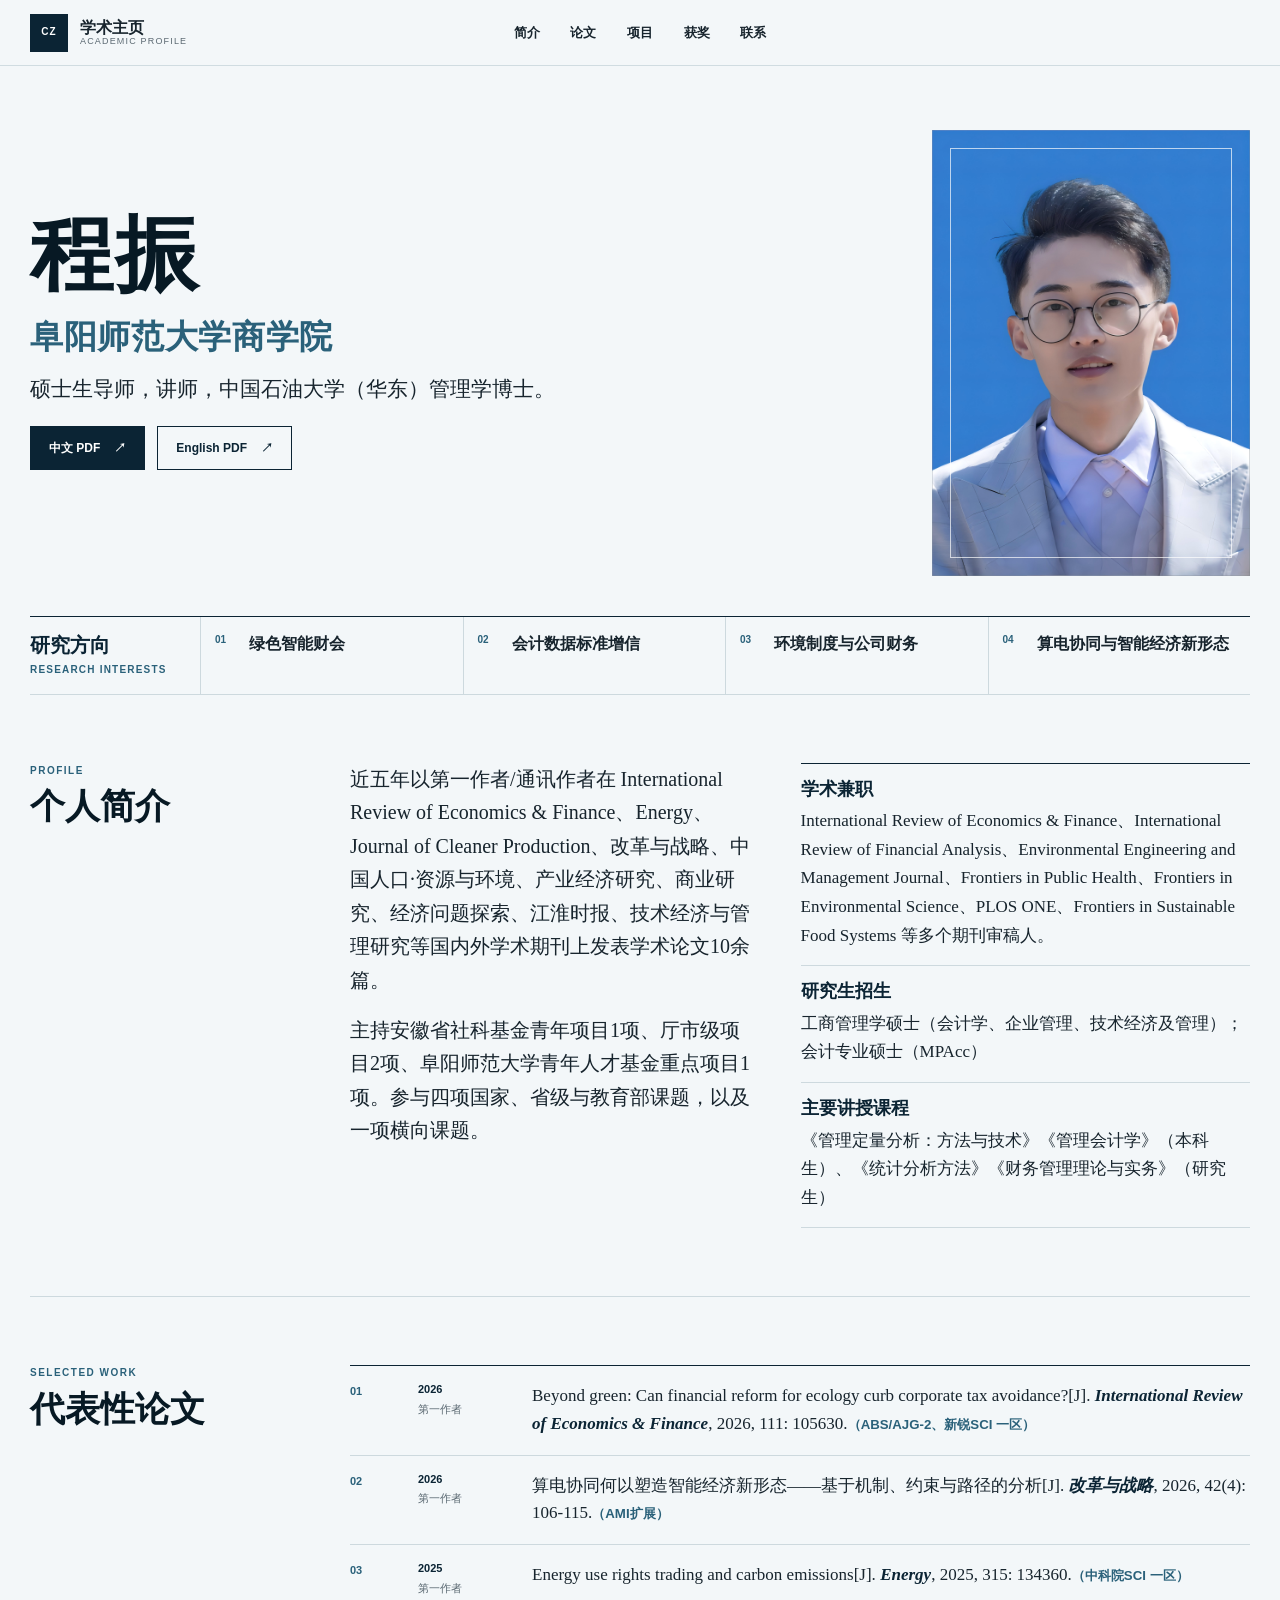
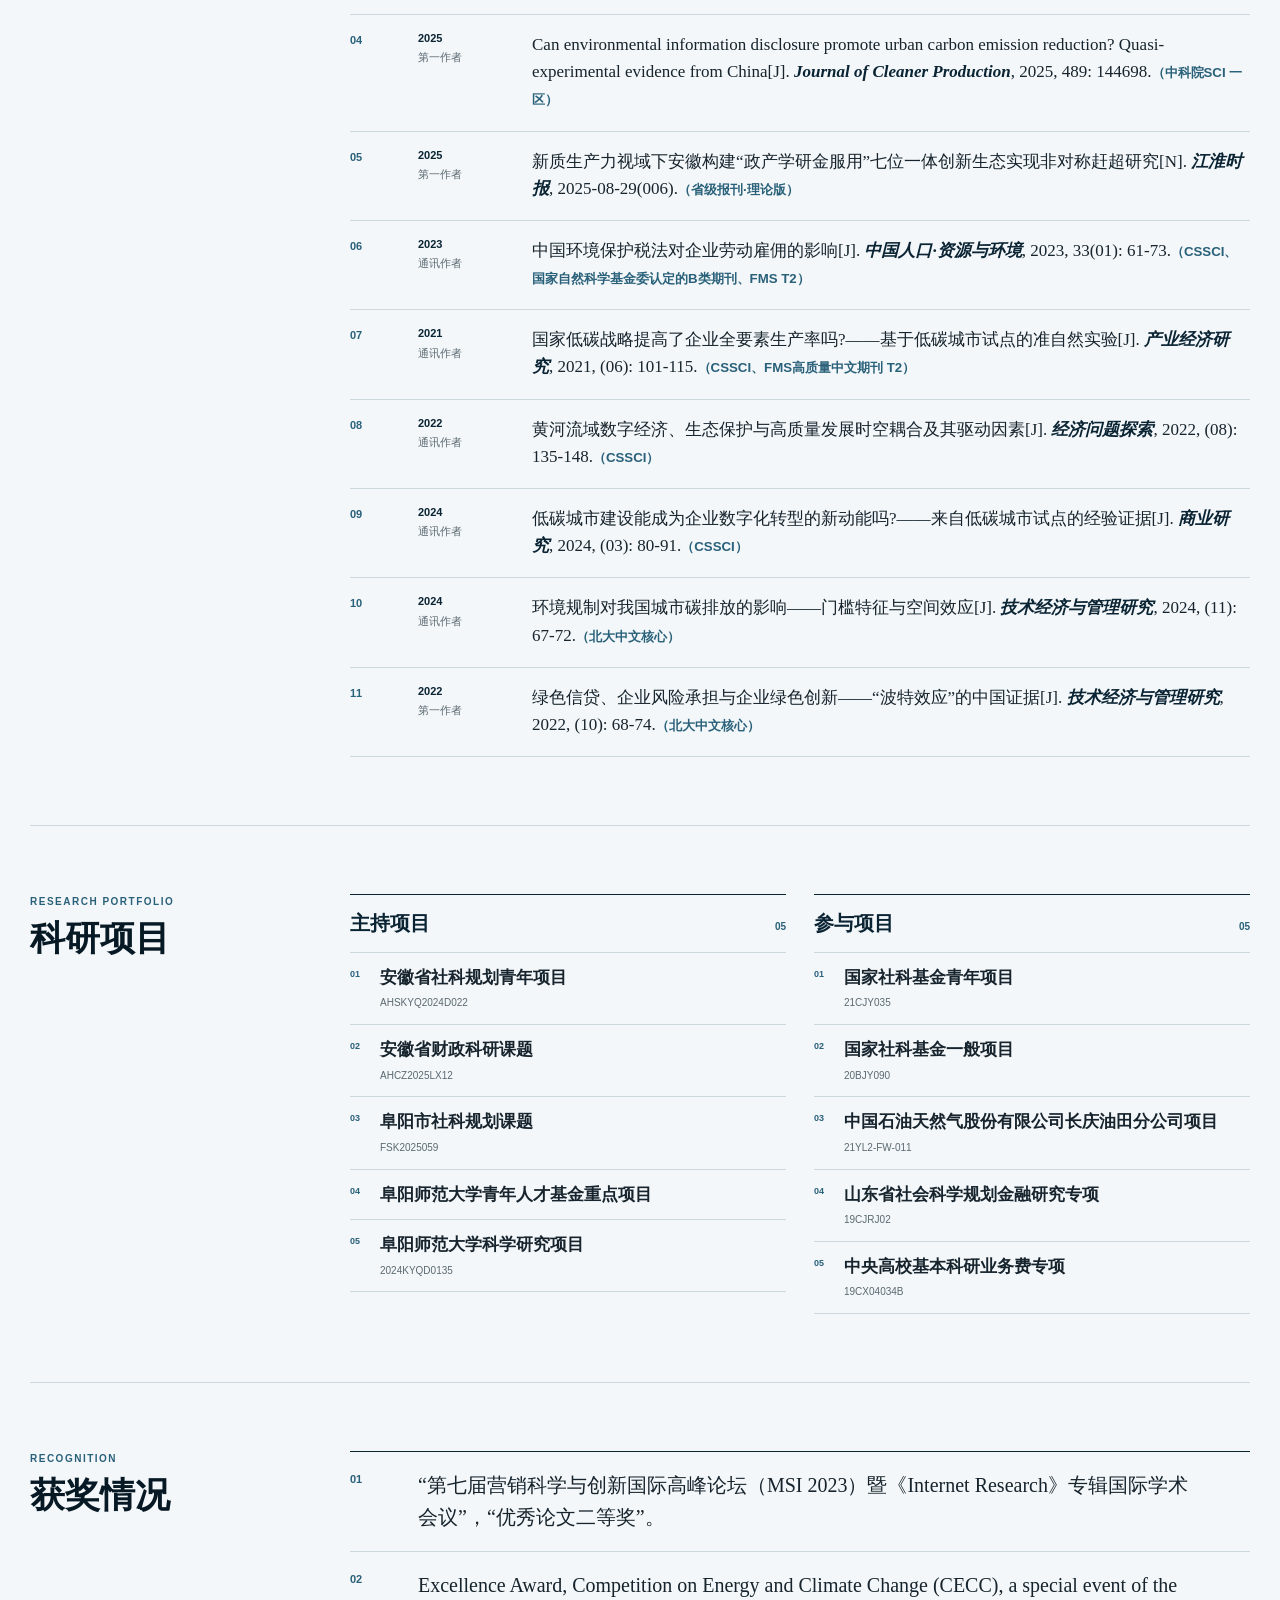
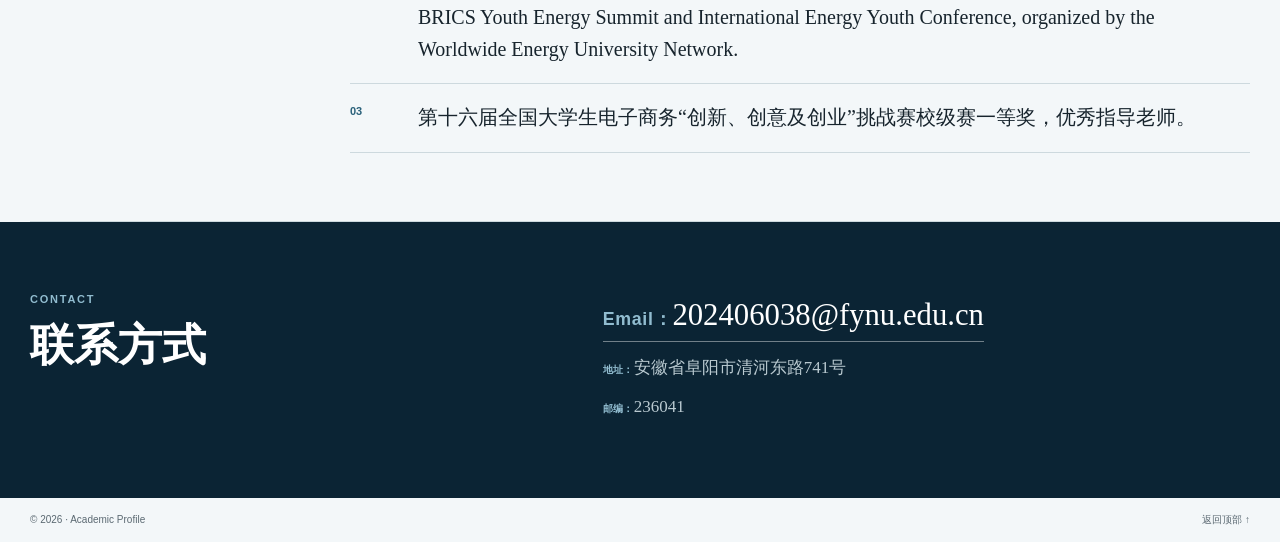
<file: index.html>
<!DOCTYPE html>
<html lang="zh-CN">
<head>
  <meta charset="UTF-8" />
  <meta name="viewport" content="width=device-width, initial-scale=1.0" />
  <meta name="color-scheme" content="light" />
  <meta name="theme-color" content="#0b2434" />
  <title>程振｜学术主页</title>
  <meta name="description" content="程振，硕士生导师，讲师，中国石油大学（华东）管理学博士。研究方向：绿色智能财会、会计数据标准增信、环境制度与公司财务、算电协同与智能经济新形态。" />
  <link rel="stylesheet" href="styles.css?v=20260907" />
</head>
<body>
  <a class="skip-link" href="#main">跳到主要内容</a>
  <header class="site-header">
    <a class="brand" href="#top" aria-label="返回首页">
      <span class="brand-mark">CZ</span>
      <span>
        <strong>学术主页</strong>
        <small>Academic Profile</small>
      </span>
    </a>
    <nav class="site-nav" aria-label="主导航">
      <a href="#profile">简介</a>
      <a href="#publications">论文</a>
      <a href="#projects">项目</a>
      <a href="#awards">获奖</a>
      <a href="#contact">联系</a>
    </nav>
  </header>

  <main id="main">
    <section id="top" class="hero">
      <div class="hero-copy">
        <div class="hero-name">
          <h1>程振</h1>
        </div>
        <p class="hero-affiliation">阜阳师范大学商学院</p>
        <p class="hero-lede">硕士生导师，讲师，中国石油大学（华东）管理学博士。</p>
        <div class="hero-actions" aria-label="简历下载">
          <a class="button button-primary" href="chengzhen_teacher_profile_no_if.pdf?v=20260907-numbering1" target="_blank" rel="noreferrer">
            中文 PDF <span aria-hidden="true">↗</span>
          </a>
          <a class="button button-secondary" href="chengzhen_teacher_profile_en.pdf?v=20260907-numbering1" target="_blank" rel="noreferrer">
            English PDF <span aria-hidden="true">↗</span>
          </a>
        </div>
      </div>
      <figure class="portrait">
        <div class="portrait-frame">
          <img src="assets/profile-hd-20260426.png" alt="程振职业照" width="742" height="1040" decoding="async" fetchpriority="high" />
        </div>
      </figure>
      <div class="research-axis" aria-label="研究方向">
        <div class="research-axis-label">
          <strong>研究方向</strong>
          <span lang="en">Research Interests</span>
        </div>
        <ol>
          <li><span>01</span>绿色智能财会</li>
          <li><span>02</span>会计数据标准增信</li>
          <li><span>03</span>环境制度与公司财务</li>
          <li><span>04</span>算电协同与智能经济新形态</li>
        </ol>
      </div>
    </section>

    <section id="profile" class="content-section profile-section">
      <header class="section-heading">
        <p>Profile</p>
        <h2>个人简介</h2>
      </header>
      <div class="section-body profile-grid">
        <article class="profile-lead">
          <p>近五年以第一作者/通讯作者在 International Review of Economics &amp; Finance、Energy、Journal of Cleaner Production、改革与战略、中国人口·资源与环境、产业经济研究、商业研究、经济问题探索、江淮时报、技术经济与管理研究等国内外学术期刊上发表学术论文10余篇。</p>
          <p>主持安徽省社科基金青年项目1项、厅市级项目2项、阜阳师范大学青年人才基金重点项目1项。参与四项国家、省级与教育部课题，以及一项横向课题。</p>
        </article>
        <dl class="fact-list">
          <div>
            <dt>学术兼职</dt>
            <dd>International Review of Economics &amp; Finance、International Review of Financial Analysis、Environmental Engineering and Management Journal、Frontiers in Public Health、Frontiers in Environmental Science、PLOS ONE、Frontiers in Sustainable Food Systems 等多个期刊审稿人。</dd>
          </div>
          <div>
            <dt>研究生招生</dt>
            <dd>工商管理学硕士（会计学、企业管理、技术经济及管理）；会计专业硕士（MPAcc）</dd>
          </div>
          <div>
            <dt>主要讲授课程</dt>
            <dd>《管理定量分析：方法与技术》《管理会计学》（本科生）、《统计分析方法》《财务管理理论与实务》（研究生）</dd>
          </div>
        </dl>
      </div>
    </section>

    <section id="publications" class="content-section">
      <header class="section-heading">
        <p>Selected work</p>
        <h2>代表性论文</h2>
      </header>
      <div class="section-body">
        <ol class="publication-list">
          <li>
            <span class="pub-number">01</span>
            <article>
              <div class="pub-meta">
                <time>2026</time>
                <span>第一作者</span>
              </div>
              <p>Beyond green: Can financial reform for ecology curb corporate tax avoidance?[J]. <cite>International Review of Economics &amp; Finance</cite>, 2026, 111: 105630.<span class="journal-tier">（ABS/AJG-2、新锐SCI 一区）</span></p>
            </article>
          </li>
          <li>
            <span class="pub-number">02</span>
            <article>
              <div class="pub-meta">
                <time>2026</time>
                <span>第一作者</span>
              </div>
              <p>算电协同何以塑造智能经济新形态——基于机制、约束与路径的分析[J]. <cite>改革与战略</cite>, 2026, 42(4): 106-115.<span class="journal-tier">（AMI扩展）</span></p>
            </article>
          </li>
          <li>
            <span class="pub-number">03</span>
            <article>
              <div class="pub-meta">
                <time>2025</time>
                <span>第一作者</span>
              </div>
              <p>Energy use rights trading and carbon emissions[J]. <cite>Energy</cite>, 2025, 315: 134360.<span class="journal-tier">（中科院SCI 一区）</span></p>
            </article>
          </li>
          <li>
            <span class="pub-number">04</span>
            <article>
              <div class="pub-meta">
                <time>2025</time>
                <span>第一作者</span>
              </div>
              <p>Can environmental information disclosure promote urban carbon emission reduction? Quasi-experimental evidence from China[J]. <cite>Journal of Cleaner Production</cite>, 2025, 489: 144698.<span class="journal-tier">（中科院SCI 一区）</span></p>
            </article>
          </li>
          <li>
            <span class="pub-number">05</span>
            <article>
              <div class="pub-meta">
                <time>2025</time>
                <span>第一作者</span>
              </div>
              <p>新质生产力视域下安徽构建“政产学研金服用”七位一体创新生态实现非对称赶超研究[N]. <cite>江淮时报</cite>, 2025-08-29(006).<span class="journal-tier">（省级报刊·理论版）</span></p>
            </article>
          </li>
          <li>
            <span class="pub-number">06</span>
            <article>
              <div class="pub-meta">
                <time>2023</time>
                <span>通讯作者</span>
              </div>
              <p>中国环境保护税法对企业劳动雇佣的影响[J]. <cite>中国人口·资源与环境</cite>, 2023, 33(01): 61-73.<span class="journal-tier">（CSSCI、国家自然科学基金委认定的B类期刊、FMS T2）</span></p>
            </article>
          </li>
          <li>
            <span class="pub-number">07</span>
            <article>
              <div class="pub-meta">
                <time>2021</time>
                <span>通讯作者</span>
              </div>
              <p>国家低碳战略提高了企业全要素生产率吗?——基于低碳城市试点的准自然实验[J]. <cite>产业经济研究</cite>, 2021, (06): 101-115.<span class="journal-tier">（CSSCI、FMS高质量中文期刊 T2）</span></p>
            </article>
          </li>
          <li>
            <span class="pub-number">08</span>
            <article>
              <div class="pub-meta">
                <time>2022</time>
                <span>通讯作者</span>
              </div>
              <p>黄河流域数字经济、生态保护与高质量发展时空耦合及其驱动因素[J]. <cite>经济问题探索</cite>, 2022, (08): 135-148.<span class="journal-tier">（CSSCI）</span></p>
            </article>
          </li>
          <li>
            <span class="pub-number">09</span>
            <article>
              <div class="pub-meta">
                <time>2024</time>
                <span>通讯作者</span>
              </div>
              <p>低碳城市建设能成为企业数字化转型的新动能吗?——来自低碳城市试点的经验证据[J]. <cite>商业研究</cite>, 2024, (03): 80-91.<span class="journal-tier">（CSSCI）</span></p>
            </article>
          </li>
          <li>
            <span class="pub-number">10</span>
            <article>
              <div class="pub-meta">
                <time>2024</time>
                <span>通讯作者</span>
              </div>
              <p>环境规制对我国城市碳排放的影响——门槛特征与空间效应[J]. <cite>技术经济与管理研究</cite>, 2024, (11): 67-72.<span class="journal-tier">（北大中文核心）</span></p>
            </article>
          </li>
          <li>
            <span class="pub-number">11</span>
            <article>
              <div class="pub-meta">
                <time>2022</time>
                <span>第一作者</span>
              </div>
              <p>绿色信贷、企业风险承担与企业绿色创新——“波特效应”的中国证据[J]. <cite>技术经济与管理研究</cite>, 2022, (10): 68-74.<span class="journal-tier">（北大中文核心）</span></p>
            </article>
          </li>
        </ol>
      </div>
    </section>

    <section id="projects" class="content-section">
      <header class="section-heading">
        <p>Research portfolio</p>
        <h2>科研项目</h2>
      </header>
      <div class="section-body project-columns">
        <article class="project-group">
          <div class="project-group-title">
            <h3>主持项目</h3>
            <span>05</span>
          </div>
          <ol>
            <li>
              <p>安徽省社科规划青年项目</p>
              <small>AHSKYQ2024D022</small>
            </li>
            <li>
              <p>安徽省财政科研课题</p>
              <small>AHCZ2025LX12</small>
            </li>
            <li>
              <p>阜阳市社科规划课题</p>
              <small>FSK2025059</small>
            </li>
            <li>
              <p>阜阳师范大学青年人才基金重点项目</p>
            </li>
            <li>
              <p>阜阳师范大学科学研究项目</p>
              <small>2024KYQD0135</small>
            </li>
          </ol>
        </article>
        <article class="project-group">
          <div class="project-group-title">
            <h3>参与项目</h3>
            <span>05</span>
          </div>
          <ol>
            <li>
              <p>国家社科基金青年项目</p>
              <small>21CJY035</small>
            </li>
            <li>
              <p>国家社科基金一般项目</p>
              <small>20BJY090</small>
            </li>
            <li>
              <p>中国石油天然气股份有限公司长庆油田分公司项目</p>
              <small>21YL2-FW-011</small>
            </li>
            <li>
              <p>山东省社会科学规划金融研究专项</p>
              <small>19CJRJ02</small>
            </li>
            <li>
              <p>中央高校基本科研业务费专项</p>
              <small>19CX04034B</small>
            </li>
          </ol>
        </article>
      </div>
    </section>

    <section id="awards" class="content-section">
      <header class="section-heading">
        <p>Recognition</p>
        <h2>获奖情况</h2>
      </header>
      <div class="section-body award-list">
        <article>
          <span>01</span>
          <p>“第七届营销科学与创新国际高峰论坛（MSI 2023）暨《Internet Research》专辑国际学术会议”，“优秀论文二等奖”。</p>
        </article>
        <article>
          <span>02</span>
          <p>Excellence Award, Competition on Energy and Climate Change (CECC), a special event of the BRICS Youth Energy Summit and International Energy Youth Conference, organized by the Worldwide Energy University Network.</p>
        </article>
        <article>
          <span>03</span>
          <p>第十六届全国大学生电子商务“创新、创意及创业”挑战赛校级赛一等奖，优秀指导老师。</p>
        </article>
      </div>
    </section>

    <section id="contact" class="contact-section">
      <div>
        <p class="eyebrow">Contact</p>
        <h2>联系方式</h2>
      </div>
      <div class="contact-details">
        <a class="contact-email" href="mailto:202406038@fynu.edu.cn"><span class="contact-label">Email：</span>202406038@fynu.edu.cn</a>
        <p><span class="contact-label">地址：</span>安徽省阜阳市清河东路741号</p>
        <p><span class="contact-label">邮编：</span>236041</p>
      </div>
    </section>
  </main>

  <footer class="site-footer">
    <p>© 2026 · Academic Profile</p>
    <a href="#top">返回顶部 ↑</a>
  </footer>
</body>
</html>
</file>
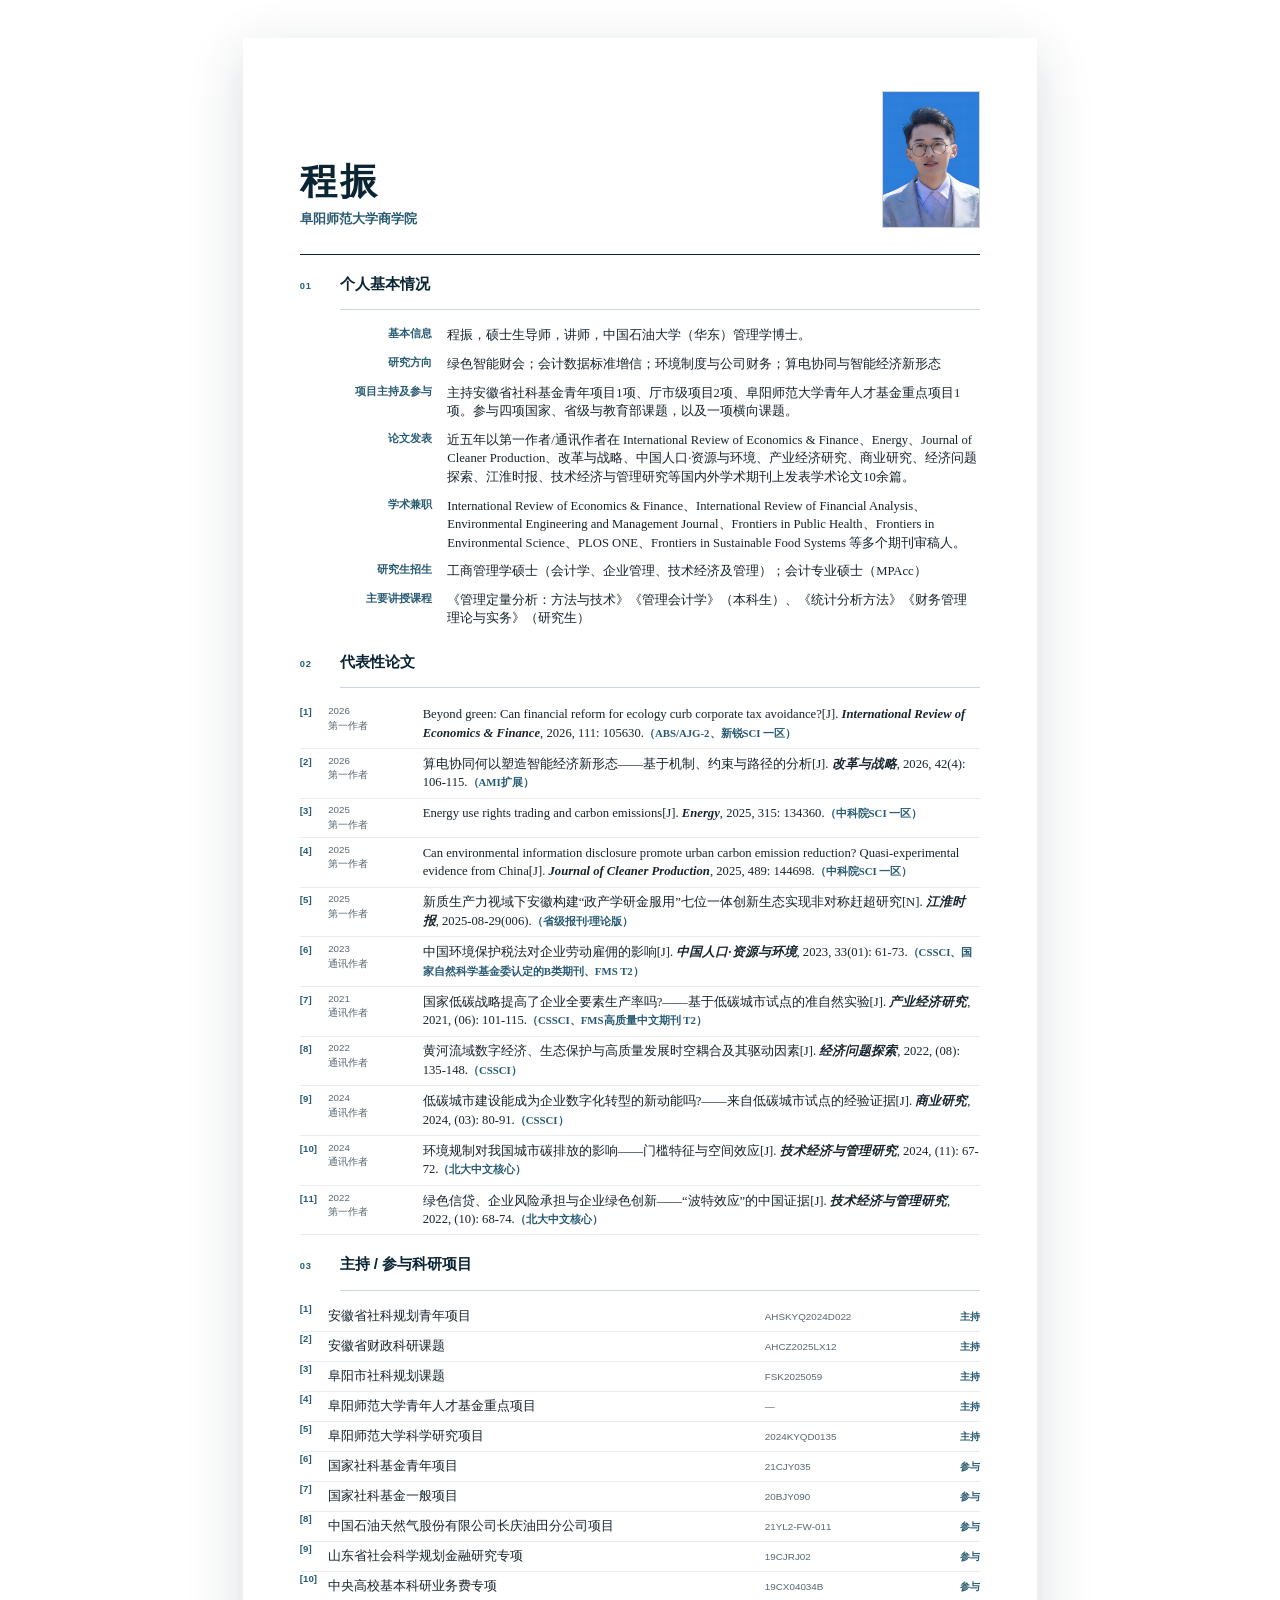
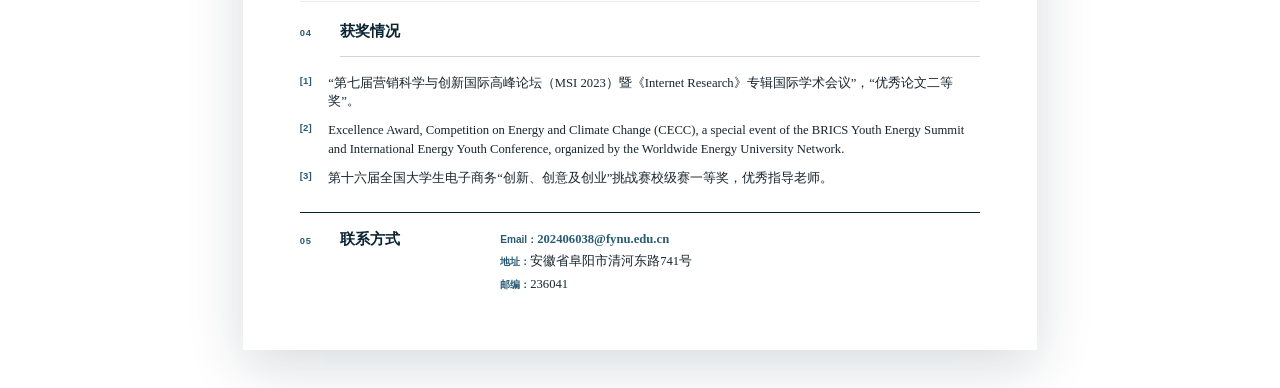
<file: cv/cv-cn.html>
<!DOCTYPE html>
<html lang="zh-CN">
<head>
  <meta charset="UTF-8" />
  <meta name="viewport" content="width=device-width, initial-scale=1.0" />
  <title>教师简介——程振</title>
  <link rel="stylesheet" href="print.css" />
</head>
<body class="cv-zh">
  <main class="cv">
    <header class="cv-header">
      <div>
        <h1>程振</h1>
        <p class="cv-affiliation">阜阳师范大学商学院</p>
      </div>
      <figure class="cv-photo">
        <img src="../assets/profile-hd-20260426.png" alt="程振职业照" width="742" height="1040" />
      </figure>
    </header>

    <section class="cv-section">
      <h2><span>01</span>个人基本情况</h2>
      <dl class="cv-facts">
        <div class="cv-row">
          <dt>基本信息</dt>
          <dd>程振，硕士生导师，讲师，中国石油大学（华东）管理学博士。</dd>
        </div>
        <div class="cv-row">
          <dt>研究方向</dt>
          <dd>绿色智能财会；会计数据标准增信；环境制度与公司财务；算电协同与智能经济新形态</dd>
        </div>
        <div class="cv-row">
          <dt>项目主持及参与</dt>
          <dd>主持安徽省社科基金青年项目1项、厅市级项目2项、阜阳师范大学青年人才基金重点项目1项。参与四项国家、省级与教育部课题，以及一项横向课题。</dd>
        </div>
        <div class="cv-row">
          <dt>论文发表</dt>
          <dd>近五年以第一作者/通讯作者在 International Review of Economics &amp; Finance、Energy、Journal of Cleaner Production、改革与战略、中国人口·资源与环境、产业经济研究、商业研究、经济问题探索、江淮时报、技术经济与管理研究等国内外学术期刊上发表学术论文10余篇。</dd>
        </div>
        <div class="cv-row">
          <dt>学术兼职</dt>
          <dd>International Review of Economics &amp; Finance、International Review of Financial Analysis、Environmental Engineering and Management Journal、Frontiers in Public Health、Frontiers in Environmental Science、PLOS ONE、Frontiers in Sustainable Food Systems 等多个期刊审稿人。</dd>
        </div>
        <div class="cv-row">
          <dt>研究生招生</dt>
          <dd>工商管理学硕士（会计学、企业管理、技术经济及管理）；会计专业硕士（MPAcc）</dd>
        </div>
        <div class="cv-row">
          <dt>主要讲授课程</dt>
          <dd>《管理定量分析：方法与技术》《管理会计学》（本科生）、《统计分析方法》《财务管理理论与实务》（研究生）</dd>
        </div>
      </dl>
    </section>

    <section class="cv-section">
      <h2><span>02</span>代表性论文</h2>
      <ol class="cv-publications">
        <li>
          <div class="cv-pub-meta">
            <time>2026</time>
            <span>第一作者</span>
          </div>
          <p>Beyond green: Can financial reform for ecology curb corporate tax avoidance?[J]. <cite>International Review of Economics &amp; Finance</cite>, 2026, 111: 105630.<strong>（ABS/AJG-2、新锐SCI 一区）</strong></p>
        </li>
        <li>
          <div class="cv-pub-meta">
            <time>2026</time>
            <span>第一作者</span>
          </div>
          <p>算电协同何以塑造智能经济新形态——基于机制、约束与路径的分析[J]. <cite>改革与战略</cite>, 2026, 42(4): 106-115.<strong>（AMI扩展）</strong></p>
        </li>
        <li>
          <div class="cv-pub-meta">
            <time>2025</time>
            <span>第一作者</span>
          </div>
          <p>Energy use rights trading and carbon emissions[J]. <cite>Energy</cite>, 2025, 315: 134360.<strong>（中科院SCI 一区）</strong></p>
        </li>
        <li>
          <div class="cv-pub-meta">
            <time>2025</time>
            <span>第一作者</span>
          </div>
          <p>Can environmental information disclosure promote urban carbon emission reduction? Quasi-experimental evidence from China[J]. <cite>Journal of Cleaner Production</cite>, 2025, 489: 144698.<strong>（中科院SCI 一区）</strong></p>
        </li>
        <li>
          <div class="cv-pub-meta">
            <time>2025</time>
            <span>第一作者</span>
          </div>
          <p>新质生产力视域下安徽构建“政产学研金服用”七位一体创新生态实现非对称赶超研究[N]. <cite>江淮时报</cite>, 2025-08-29(006).<strong>（省级报刊·理论版）</strong></p>
        </li>
        <li>
          <div class="cv-pub-meta">
            <time>2023</time>
            <span>通讯作者</span>
          </div>
          <p>中国环境保护税法对企业劳动雇佣的影响[J]. <cite>中国人口·资源与环境</cite>, 2023, 33(01): 61-73.<strong>（CSSCI、国家自然科学基金委认定的B类期刊、FMS T2）</strong></p>
        </li>
        <li>
          <div class="cv-pub-meta">
            <time>2021</time>
            <span>通讯作者</span>
          </div>
          <p>国家低碳战略提高了企业全要素生产率吗?——基于低碳城市试点的准自然实验[J]. <cite>产业经济研究</cite>, 2021, (06): 101-115.<strong>（CSSCI、FMS高质量中文期刊 T2）</strong></p>
        </li>
        <li>
          <div class="cv-pub-meta">
            <time>2022</time>
            <span>通讯作者</span>
          </div>
          <p>黄河流域数字经济、生态保护与高质量发展时空耦合及其驱动因素[J]. <cite>经济问题探索</cite>, 2022, (08): 135-148.<strong>（CSSCI）</strong></p>
        </li>
        <li>
          <div class="cv-pub-meta">
            <time>2024</time>
            <span>通讯作者</span>
          </div>
          <p>低碳城市建设能成为企业数字化转型的新动能吗?——来自低碳城市试点的经验证据[J]. <cite>商业研究</cite>, 2024, (03): 80-91.<strong>（CSSCI）</strong></p>
        </li>
        <li>
          <div class="cv-pub-meta">
            <time>2024</time>
            <span>通讯作者</span>
          </div>
          <p>环境规制对我国城市碳排放的影响——门槛特征与空间效应[J]. <cite>技术经济与管理研究</cite>, 2024, (11): 67-72.<strong>（北大中文核心）</strong></p>
        </li>
        <li>
          <div class="cv-pub-meta">
            <time>2022</time>
            <span>第一作者</span>
          </div>
          <p>绿色信贷、企业风险承担与企业绿色创新——“波特效应”的中国证据[J]. <cite>技术经济与管理研究</cite>, 2022, (10): 68-74.<strong>（北大中文核心）</strong></p>
        </li>
      </ol>
    </section>

    <section class="cv-section">
      <h2><span>03</span>主持 / 参与科研项目</h2>
      <ol class="cv-projects">
        <li>
          <p>安徽省社科规划青年项目</p>
          <span>AHSKYQ2024D022</span>
          <strong>主持</strong>
        </li>
        <li>
          <p>安徽省财政科研课题</p>
          <span>AHCZ2025LX12</span>
          <strong>主持</strong>
        </li>
        <li>
          <p>阜阳市社科规划课题</p>
          <span>FSK2025059</span>
          <strong>主持</strong>
        </li>
        <li>
          <p>阜阳师范大学青年人才基金重点项目</p>
          <span>—</span>
          <strong>主持</strong>
        </li>
        <li>
          <p>阜阳师范大学科学研究项目</p>
          <span>2024KYQD0135</span>
          <strong>主持</strong>
        </li>
        <li>
          <p>国家社科基金青年项目</p>
          <span>21CJY035</span>
          <strong>参与</strong>
        </li>
        <li>
          <p>国家社科基金一般项目</p>
          <span>20BJY090</span>
          <strong>参与</strong>
        </li>
        <li>
          <p>中国石油天然气股份有限公司长庆油田分公司项目</p>
          <span>21YL2-FW-011</span>
          <strong>参与</strong>
        </li>
        <li>
          <p>山东省社会科学规划金融研究专项</p>
          <span>19CJRJ02</span>
          <strong>参与</strong>
        </li>
        <li>
          <p>中央高校基本科研业务费专项</p>
          <span>19CX04034B</span>
          <strong>参与</strong>
        </li>
      </ol>
    </section>

    <section class="cv-section">
      <h2><span>04</span>获奖情况</h2>
      <ol class="cv-awards">
        <li>“第七届营销科学与创新国际高峰论坛（MSI 2023）暨《Internet Research》专辑国际学术会议”，“优秀论文二等奖”。</li>
        <li>Excellence Award, Competition on Energy and Climate Change (CECC), a special event of the BRICS Youth Energy Summit and International Energy Youth Conference, organized by the Worldwide Energy University Network.</li>
        <li>第十六届全国大学生电子商务“创新、创意及创业”挑战赛校级赛一等奖，优秀指导老师。</li>
      </ol>
    </section>

    <section class="cv-section cv-contact">
      <h2><span>05</span>联系方式</h2>
      <div>
        <p><strong>Email：</strong><a href="mailto:202406038@fynu.edu.cn">202406038@fynu.edu.cn</a></p>
        <p><strong>地址：</strong>安徽省阜阳市清河东路741号</p>
        <p><strong>邮编：</strong>236041</p>
      </div>
    </section>
  </main>
</body>
</html>
</file>
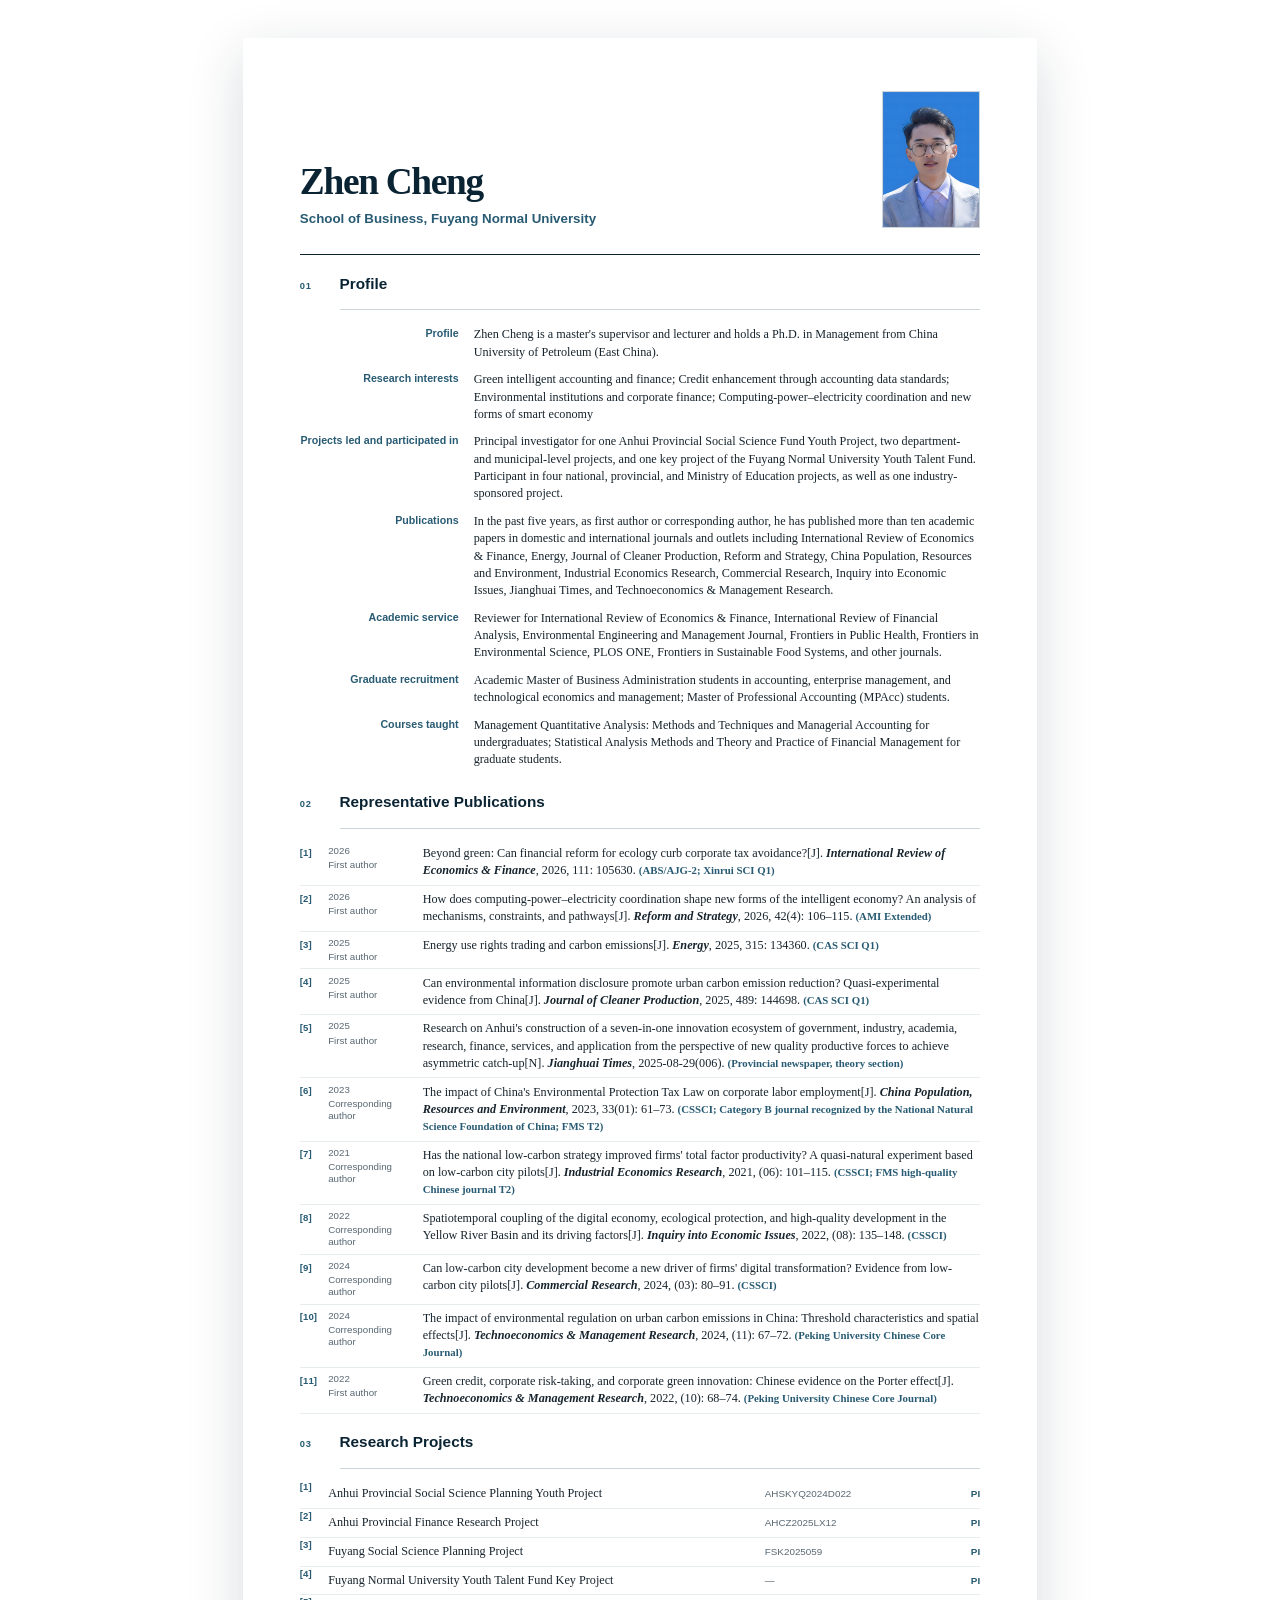
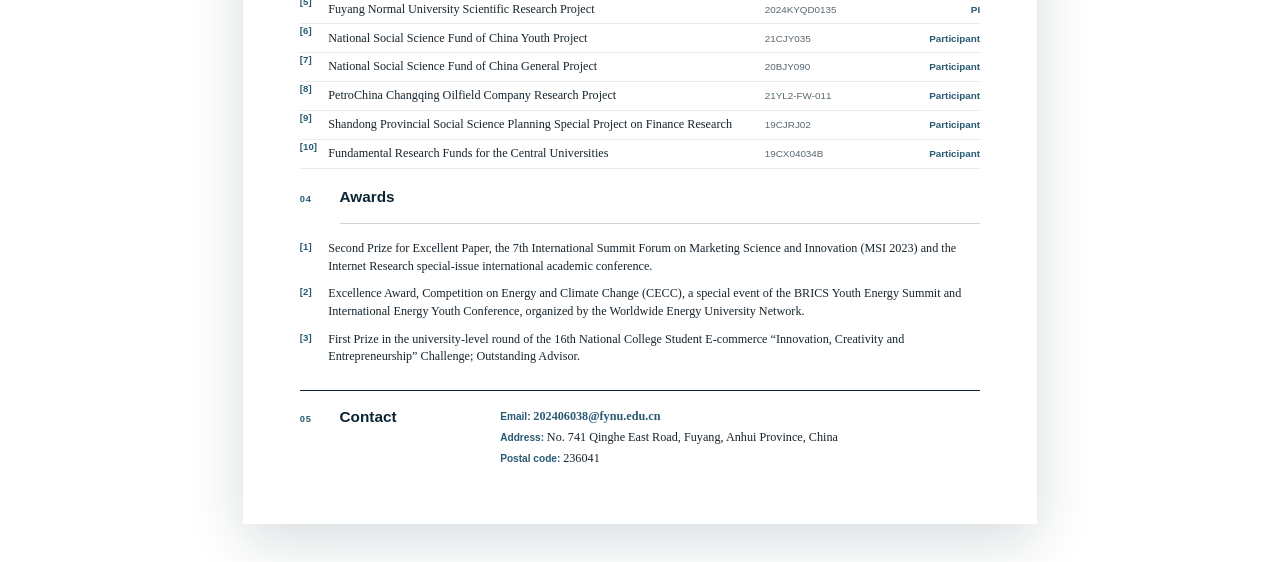
<file: cv/cv-en.html>
<!DOCTYPE html>
<html lang="en">
<head>
  <meta charset="UTF-8" />
  <meta name="viewport" content="width=device-width, initial-scale=1.0" />
  <title>Curriculum Vitae — Zhen Cheng</title>
  <link rel="stylesheet" href="print.css" />
</head>
<body class="cv-en">
  <main class="cv">
    <header class="cv-header">
      <div>
        <h1>Zhen Cheng</h1>
        <p class="cv-affiliation">School of Business, Fuyang Normal University</p>
      </div>
      <figure class="cv-photo">
        <img src="../assets/profile-hd-20260426.png" alt="Professional portrait of Zhen Cheng" width="742" height="1040" />
      </figure>
    </header>

    <section class="cv-section">
      <h2><span>01</span>Profile</h2>
      <dl class="cv-facts">
        <div class="cv-row">
          <dt>Profile</dt>
          <dd>Zhen Cheng is a master's supervisor and lecturer and holds a Ph.D. in Management from China University of Petroleum (East China).</dd>
        </div>
        <div class="cv-row">
          <dt>Research interests</dt>
          <dd>Green intelligent accounting and finance; Credit enhancement through accounting data standards; Environmental institutions and corporate finance; Computing-power–electricity coordination and new forms of smart economy</dd>
        </div>
        <div class="cv-row">
          <dt>Projects led and participated in</dt>
          <dd>Principal investigator for one Anhui Provincial Social Science Fund Youth Project, two department- and municipal-level projects, and one key project of the Fuyang Normal University Youth Talent Fund. Participant in four national, provincial, and Ministry of Education projects, as well as one industry-sponsored project.</dd>
        </div>
        <div class="cv-row">
          <dt>Publications</dt>
          <dd>In the past five years, as first author or corresponding author, he has published more than ten academic papers in domestic and international journals and outlets including International Review of Economics &amp; Finance, Energy, Journal of Cleaner Production, Reform and Strategy, China Population, Resources and Environment, Industrial Economics Research, Commercial Research, Inquiry into Economic Issues, Jianghuai Times, and Technoeconomics &amp; Management Research.</dd>
        </div>
        <div class="cv-row">
          <dt>Academic service</dt>
          <dd>Reviewer for International Review of Economics &amp; Finance, International Review of Financial Analysis, Environmental Engineering and Management Journal, Frontiers in Public Health, Frontiers in Environmental Science, PLOS ONE, Frontiers in Sustainable Food Systems, and other journals.</dd>
        </div>
        <div class="cv-row">
          <dt>Graduate recruitment</dt>
          <dd>Academic Master of Business Administration students in accounting, enterprise management, and technological economics and management; Master of Professional Accounting (MPAcc) students.</dd>
        </div>
        <div class="cv-row">
          <dt>Courses taught</dt>
          <dd>Management Quantitative Analysis: Methods and Techniques and Managerial Accounting for undergraduates; Statistical Analysis Methods and Theory and Practice of Financial Management for graduate students.</dd>
        </div>
      </dl>
    </section>

    <section class="cv-section">
      <h2><span>02</span>Representative Publications</h2>
      <ol class="cv-publications">
        <li>
          <div class="cv-pub-meta">
            <time>2026</time>
            <span>First author</span>
          </div>
          <p>Beyond green: Can financial reform for ecology curb corporate tax avoidance?[J]. <cite>International Review of Economics &amp; Finance</cite>, 2026, 111: 105630. <strong>(ABS/AJG-2; Xinrui SCI Q1)</strong></p>
        </li>
        <li>
          <div class="cv-pub-meta">
            <time>2026</time>
            <span>First author</span>
          </div>
          <p>How does computing-power–electricity coordination shape new forms of the intelligent economy? An analysis of mechanisms, constraints, and pathways[J]. <cite>Reform and Strategy</cite>, 2026, 42(4): 106–115. <strong>(AMI Extended)</strong></p>
        </li>
        <li>
          <div class="cv-pub-meta">
            <time>2025</time>
            <span>First author</span>
          </div>
          <p>Energy use rights trading and carbon emissions[J]. <cite>Energy</cite>, 2025, 315: 134360. <strong>(CAS SCI Q1)</strong></p>
        </li>
        <li>
          <div class="cv-pub-meta">
            <time>2025</time>
            <span>First author</span>
          </div>
          <p>Can environmental information disclosure promote urban carbon emission reduction? Quasi-experimental evidence from China[J]. <cite>Journal of Cleaner Production</cite>, 2025, 489: 144698. <strong>(CAS SCI Q1)</strong></p>
        </li>
        <li>
          <div class="cv-pub-meta">
            <time>2025</time>
            <span>First author</span>
          </div>
          <p>Research on Anhui's construction of a seven-in-one innovation ecosystem of government, industry, academia, research, finance, services, and application from the perspective of new quality productive forces to achieve asymmetric catch-up[N]. <cite>Jianghuai Times</cite>, 2025-08-29(006). <strong>(Provincial newspaper, theory section)</strong></p>
        </li>
        <li>
          <div class="cv-pub-meta">
            <time>2023</time>
            <span>Corresponding author</span>
          </div>
          <p>The impact of China's Environmental Protection Tax Law on corporate labor employment[J]. <cite>China Population, Resources and Environment</cite>, 2023, 33(01): 61–73. <strong>(CSSCI; Category B journal recognized by the National Natural Science Foundation of China; FMS T2)</strong></p>
        </li>
        <li>
          <div class="cv-pub-meta">
            <time>2021</time>
            <span>Corresponding author</span>
          </div>
          <p>Has the national low-carbon strategy improved firms' total factor productivity? A quasi-natural experiment based on low-carbon city pilots[J]. <cite>Industrial Economics Research</cite>, 2021, (06): 101–115. <strong>(CSSCI; FMS high-quality Chinese journal T2)</strong></p>
        </li>
        <li>
          <div class="cv-pub-meta">
            <time>2022</time>
            <span>Corresponding author</span>
          </div>
          <p>Spatiotemporal coupling of the digital economy, ecological protection, and high-quality development in the Yellow River Basin and its driving factors[J]. <cite>Inquiry into Economic Issues</cite>, 2022, (08): 135–148. <strong>(CSSCI)</strong></p>
        </li>
        <li>
          <div class="cv-pub-meta">
            <time>2024</time>
            <span>Corresponding author</span>
          </div>
          <p>Can low-carbon city development become a new driver of firms' digital transformation? Evidence from low-carbon city pilots[J]. <cite>Commercial Research</cite>, 2024, (03): 80–91. <strong>(CSSCI)</strong></p>
        </li>
        <li>
          <div class="cv-pub-meta">
            <time>2024</time>
            <span>Corresponding author</span>
          </div>
          <p>The impact of environmental regulation on urban carbon emissions in China: Threshold characteristics and spatial effects[J]. <cite>Technoeconomics &amp; Management Research</cite>, 2024, (11): 67–72. <strong>(Peking University Chinese Core Journal)</strong></p>
        </li>
        <li>
          <div class="cv-pub-meta">
            <time>2022</time>
            <span>First author</span>
          </div>
          <p>Green credit, corporate risk-taking, and corporate green innovation: Chinese evidence on the Porter effect[J]. <cite>Technoeconomics &amp; Management Research</cite>, 2022, (10): 68–74. <strong>(Peking University Chinese Core Journal)</strong></p>
        </li>
      </ol>
    </section>

    <section class="cv-section">
      <h2><span>03</span>Research Projects</h2>
      <ol class="cv-projects">
        <li>
          <p>Anhui Provincial Social Science Planning Youth Project</p>
          <span>AHSKYQ2024D022</span>
          <strong>PI</strong>
        </li>
        <li>
          <p>Anhui Provincial Finance Research Project</p>
          <span>AHCZ2025LX12</span>
          <strong>PI</strong>
        </li>
        <li>
          <p>Fuyang Social Science Planning Project</p>
          <span>FSK2025059</span>
          <strong>PI</strong>
        </li>
        <li>
          <p>Fuyang Normal University Youth Talent Fund Key Project</p>
          <span>—</span>
          <strong>PI</strong>
        </li>
        <li>
          <p>Fuyang Normal University Scientific Research Project</p>
          <span>2024KYQD0135</span>
          <strong>PI</strong>
        </li>
        <li>
          <p>National Social Science Fund of China Youth Project</p>
          <span>21CJY035</span>
          <strong>Participant</strong>
        </li>
        <li>
          <p>National Social Science Fund of China General Project</p>
          <span>20BJY090</span>
          <strong>Participant</strong>
        </li>
        <li>
          <p>PetroChina Changqing Oilfield Company Research Project</p>
          <span>21YL2-FW-011</span>
          <strong>Participant</strong>
        </li>
        <li>
          <p>Shandong Provincial Social Science Planning Special Project on Finance Research</p>
          <span>19CJRJ02</span>
          <strong>Participant</strong>
        </li>
        <li>
          <p>Fundamental Research Funds for the Central Universities</p>
          <span>19CX04034B</span>
          <strong>Participant</strong>
        </li>
      </ol>
    </section>

    <section class="cv-section">
      <h2><span>04</span>Awards</h2>
      <ol class="cv-awards">
        <li>Second Prize for Excellent Paper, the 7th International Summit Forum on Marketing Science and Innovation (MSI 2023) and the Internet Research special-issue international academic conference.</li>
        <li>Excellence Award, Competition on Energy and Climate Change (CECC), a special event of the BRICS Youth Energy Summit and International Energy Youth Conference, organized by the Worldwide Energy University Network.</li>
        <li>First Prize in the university-level round of the 16th National College Student E-commerce “Innovation, Creativity and Entrepreneurship” Challenge; Outstanding Advisor.</li>
      </ol>
    </section>

    <section class="cv-section cv-contact">
      <h2><span>05</span>Contact</h2>
      <div>
        <p><strong>Email: </strong><a href="mailto:202406038@fynu.edu.cn">202406038@fynu.edu.cn</a></p>
        <p><strong>Address: </strong>No. 741 Qinghe East Road, Fuyang, Anhui Province, China</p>
        <p><strong>Postal code: </strong>236041</p>
      </div>
    </section>
  </main>
</body>
</html>
</file>
<file: styles.css>
:root {
  --navy-950: #071924;
  --navy-900: #0b2434;
  --navy-800: #12384b;
  --blue-600: #2a617a;
  --blue-100: #dbe9ef;
  --porcelain: #f3f7f9;
  --paper: #ffffff;
  --ink: #17242d;
  --muted: #5b6972;
  --line: #cdd9de;
  --line-soft: #e4ecef;
  --max-width: 1220px;
  --sans: "Segoe UI", "Microsoft YaHei", "PingFang SC", sans-serif;
  --serif: "Times New Roman", "Noto Serif SC", "Songti SC", SimSun, serif;
}

* {
  box-sizing: border-box;
}

html {
  scroll-behavior: smooth;
  scroll-padding-top: 88px;
}

body {
  margin: 0;
  color: var(--ink);
  background: var(--porcelain);
  font-family: var(--serif);
  font-size: 17px;
  line-height: 1.68;
  font-variant-numeric: tabular-nums;
  text-rendering: optimizeLegibility;
}

a {
  color: inherit;
  text-decoration: none;
}

img {
  display: block;
  max-width: 100%;
}

.skip-link {
  position: fixed;
  z-index: 100;
  top: 10px;
  left: 10px;
  padding: 8px 14px;
  color: white;
  background: var(--navy-900);
  transform: translateY(-160%);
}

.skip-link:focus {
  transform: translateY(0);
}

:focus-visible {
  outline: 3px solid #4b9abb;
  outline-offset: 4px;
}

.site-header {
  position: sticky;
  z-index: 20;
  top: 0;
  display: grid;
  grid-template-columns: 1fr auto 1fr;
  align-items: center;
  width: 100%;
  min-height: 66px;
  padding: 8px max(24px, calc((100vw - var(--max-width)) / 2));
  border-bottom: 1px solid rgba(205, 217, 222, 0.9);
  background: rgba(243, 247, 249, 0.94);
  backdrop-filter: blur(16px);
}

.brand {
  display: inline-flex;
  align-items: center;
  gap: 12px;
  justify-self: start;
  width: fit-content;
}

.brand-mark {
  display: grid;
  width: 38px;
  height: 38px;
  place-items: center;
  color: white;
  background: var(--navy-900);
  font-family: var(--sans);
  font-size: 10px;
  font-weight: 800;
  letter-spacing: 0.12em;
}

.brand > span:last-child {
  display: grid;
  line-height: 1.12;
}

.brand strong {
  font-family: var(--serif);
  font-size: 16px;
}

.brand small {
  color: var(--muted);
  font-family: var(--sans);
  font-size: 9px;
  letter-spacing: 0.13em;
  text-transform: uppercase;
}

.site-nav {
  display: flex;
  gap: clamp(18px, 2.4vw, 34px);
  align-items: center;
  font-family: var(--sans);
  font-size: 13px;
  font-weight: 600;
}

.site-nav a {
  position: relative;
}

.site-nav a::after {
  content: "";
  position: absolute;
  right: 0;
  bottom: -7px;
  left: 0;
  height: 1px;
  background: currentColor;
  transform: scaleX(0);
  transform-origin: right;
  transition: transform 180ms ease;
}

.site-nav a:hover::after {
  transform: scaleX(1);
  transform-origin: left;
}

main {
  overflow: hidden;
}

.hero {
  display: grid;
  grid-template-columns: minmax(0, 1.25fr) minmax(280px, 0.75fr);
  grid-template-areas:
    "copy portrait"
    "axis axis";
  width: min(var(--max-width), calc(100% - 48px));
  margin: 0 auto;
  padding: clamp(40px, 5vw, 64px) 0 0;
}

.hero-copy {
  grid-area: copy;
  align-self: center;
  max-width: 690px;
  padding: 0 clamp(20px, 5vw, 68px) 22px 0;
}

.eyebrow {
  margin: 0 0 12px;
  color: var(--blue-600);
  font-family: var(--sans);
  font-size: 11px;
  font-weight: 800;
  letter-spacing: 0.16em;
  text-transform: uppercase;
}

.hero-name {
  display: block;
}

.hero-name h1 {
  margin: 0;
  color: var(--navy-950);
  font-size: clamp(3.7rem, 6.5vw, 5.6rem);
  font-weight: 700;
  letter-spacing: 0.02em;
  line-height: 1;
}

.hero-affiliation {
  margin: 18px 0 0;
  color: var(--blue-600);
  font-size: clamp(25px, 2.6vw, 34px);
  font-weight: 600;
  letter-spacing: 0.02em;
  line-height: 1.3;
}

.hero-lede {
  max-width: 38em;
  margin: 14px 0 0;
  font-size: clamp(18px, 1.8vw, 21px);
  line-height: 1.62;
  overflow-wrap: anywhere;
}

.hero-actions {
  display: flex;
  flex-wrap: wrap;
  gap: 12px;
  margin-top: 20px;
}

.button {
  display: inline-flex;
  min-height: 44px;
  padding: 0 18px;
  align-items: center;
  justify-content: center;
  gap: 14px;
  border: 1px solid var(--navy-900);
  font-family: var(--sans);
  font-size: 12px;
  font-weight: 700;
  transition: color 180ms ease, background-color 180ms ease, transform 180ms ease;
}

.button:hover {
  transform: translateY(-2px);
}

.button-primary {
  color: white;
  background: var(--navy-900);
}

.button-primary:hover {
  background: var(--navy-800);
}

.button-secondary {
  color: var(--navy-900);
  background: transparent;
}

.button-secondary:hover {
  color: white;
  background: var(--navy-900);
}

.portrait {
  grid-area: portrait;
  margin: 0;
  align-self: end;
}

.portrait-frame {
  position: relative;
  max-width: 318px;
  margin-left: auto;
  overflow: hidden;
  background: var(--blue-100);
}

.portrait-frame::before {
  content: "";
  position: absolute;
  z-index: 1;
  inset: 18px;
  border: 1px solid rgba(255, 255, 255, 0.68);
  pointer-events: none;
}

.portrait-frame img {
  width: 100%;
  height: auto;
  filter: saturate(0.88) contrast(1.03);
}

.research-axis {
  grid-area: axis;
  display: grid;
  grid-template-columns: 170px minmax(0, 1fr);
  margin-top: clamp(28px, 3.5vw, 40px);
  border-top: 1px solid var(--navy-900);
  border-bottom: 1px solid var(--line);
}

.research-axis-label {
  display: flex;
  flex-direction: column;
  gap: 3px;
  justify-content: center;
  padding: 15px 14px 15px 0;
}

.research-axis-label strong {
  color: var(--navy-900);
  font-size: 20px;
  line-height: 1.35;
}

.research-axis-label span {
  color: var(--blue-600);
  font-family: var(--sans);
  font-size: 10px;
  font-weight: 800;
  letter-spacing: 0.12em;
  text-transform: uppercase;
}

.research-axis ol {
  display: grid;
  grid-template-columns: repeat(4, 1fr);
  margin: 0;
  padding: 0;
  list-style: none;
}

.research-axis li {
  display: grid;
  grid-template-columns: 26px minmax(0, 1fr);
  gap: 8px;
  align-content: start;
  min-height: 72px;
  padding: 15px 14px;
  border-left: 1px solid var(--line);
  font-size: 16px;
  font-weight: 700;
  line-height: 1.5;
}

.research-axis li span {
  color: var(--blue-600);
  font-family: var(--sans);
  font-size: 10px;
  font-weight: 800;
}

.content-section {
  display: grid;
  grid-template-columns: minmax(170px, 0.23fr) minmax(0, 0.77fr);
  gap: clamp(26px, 4vw, 52px);
  width: min(var(--max-width), calc(100% - 48px));
  margin: 0 auto;
  padding: clamp(48px, 5.5vw, 68px) 0;
  border-bottom: 1px solid var(--line);
}

.section-heading {
  align-self: start;
  position: sticky;
  top: 104px;
}

.section-heading p {
  margin: 0 0 8px;
  color: var(--blue-600);
  font-family: var(--sans);
  font-size: 10px;
  font-weight: 800;
  letter-spacing: 0.15em;
  text-transform: uppercase;
}

.section-heading h2 {
  margin: 0;
  color: var(--navy-950);
  font-size: clamp(2rem, 2.7vw, 2.8rem);
  line-height: 1.12;
}

.profile-grid {
  display: grid;
  grid-template-columns: minmax(0, 0.95fr) minmax(0, 1.05fr);
  gap: clamp(28px, 4vw, 44px);
}

.profile-lead p {
  margin: 0;
  font-size: 20px;
  line-height: 1.68;
}

.profile-lead p + p {
  margin-top: 16px;
}

.fact-list {
  margin: 0;
  border-top: 1px solid var(--navy-900);
}

.fact-list > div {
  padding: 13px 0 15px;
  border-bottom: 1px solid var(--line);
}

.fact-list dt {
  margin-bottom: 6px;
  color: var(--navy-900);
  font-size: 18px;
  font-weight: 700;
  line-height: 1.38;
}

.fact-list dd {
  margin: 0;
}

.publication-list {
  margin: 0;
  padding: 0;
  list-style: none;
  border-top: 1px solid var(--navy-900);
}

.publication-list > li {
  display: grid;
  grid-template-columns: 50px minmax(0, 1fr);
  gap: 18px;
  padding: 16px 0 18px;
  border-bottom: 1px solid var(--line);
}

.pub-number {
  color: var(--blue-600);
  font-family: var(--sans);
  font-size: 11px;
  font-weight: 800;
}

.publication-list article {
  display: grid;
  grid-template-columns: 98px minmax(0, 1fr);
  gap: 16px;
}

.pub-meta {
  display: grid;
  align-content: start;
  gap: 4px;
  color: var(--muted);
  font-family: var(--sans);
  font-size: 11px;
  line-height: 1.4;
}

.pub-meta time {
  color: var(--navy-900);
  font-weight: 800;
}

.publication-list p {
  margin: 0;
  font-size: 17px;
  line-height: 1.6;
}

.publication-list cite {
  color: var(--navy-900);
  font-style: italic;
  font-weight: 700;
}

.journal-tier {
  color: var(--blue-600);
  font-family: var(--sans);
  font-size: 0.78em;
  font-weight: 700;
  white-space: normal;
}

.project-columns {
  display: grid;
  grid-template-columns: repeat(2, minmax(0, 1fr));
  gap: 28px;
}

.project-group {
  border-top: 1px solid var(--navy-900);
}

.project-group-title {
  display: flex;
  justify-content: space-between;
  gap: 20px;
  align-items: baseline;
  padding: 12px 0 11px;
  border-bottom: 1px solid var(--line);
}

.project-group-title h3 {
  margin: 0;
  color: var(--navy-900);
  font-size: 20px;
}

.project-group-title span {
  color: var(--blue-600);
  font-family: var(--sans);
  font-size: 10px;
  font-weight: 800;
}

.project-group ol {
  margin: 0;
  padding: 0;
  counter-reset: project;
  list-style: none;
}

.project-group li {
  counter-increment: project;
  position: relative;
  padding: 12px 0 12px 30px;
  border-bottom: 1px solid var(--line);
}

.project-group li::before {
  content: counter(project, decimal-leading-zero);
  position: absolute;
  top: 14px;
  left: 0;
  color: var(--blue-600);
  font-family: var(--sans);
  font-size: 9px;
  font-weight: 800;
}

.project-group p {
  margin: 0;
  font-weight: 700;
  line-height: 1.5;
}

.project-group small {
  display: block;
  margin-top: 5px;
  color: var(--muted);
  font-family: var(--sans);
  font-size: 10px;
}

.award-list {
  border-top: 1px solid var(--navy-900);
}

.award-list article {
  display: grid;
  grid-template-columns: 50px minmax(0, 1fr);
  gap: 18px;
  padding: 18px 0;
  border-bottom: 1px solid var(--line);
}

.award-list span {
  color: var(--blue-600);
  font-family: var(--sans);
  font-size: 11px;
  font-weight: 800;
}

.award-list p {
  max-width: 780px;
  margin: 0;
  font-size: 20px;
  line-height: 1.58;
}

.contact-section {
  display: grid;
  grid-template-columns: minmax(0, 0.44fr) minmax(0, 0.56fr);
  gap: clamp(30px, 5vw, 68px);
  padding: clamp(48px, 5.5vw, 68px) max(24px, calc((100vw - var(--max-width)) / 2));
  color: white;
  background: var(--navy-900);
}

.contact-section .eyebrow {
  color: #91bccf;
}

.contact-section h2 {
  margin: 0;
  font-size: clamp(2rem, 3.4vw, 3.2rem);
  line-height: 1.16;
}

.contact-details {
  display: grid;
  gap: 10px;
  align-self: end;
  padding-bottom: 8px;
}

.contact-email {
  display: block;
  width: fit-content;
  margin-bottom: 2px;
  border-bottom: 1px solid rgba(255, 255, 255, 0.42);
  font-size: clamp(1.2rem, 2.4vw, 2rem);
}

.contact-label {
  color: #91bccf;
  font-family: var(--sans);
  font-size: 0.58em;
  font-weight: 700;
  letter-spacing: 0.04em;
}

.contact-details > p {
  margin: 0;
  color: #b9c9d0;
}

.site-footer {
  display: flex;
  justify-content: space-between;
  gap: 24px;
  padding: 14px max(24px, calc((100vw - var(--max-width)) / 2));
  color: var(--muted);
  background: var(--porcelain);
  font-family: var(--sans);
  font-size: 10px;
}

.site-footer p {
  margin: 0;
}

@media (max-width: 900px) {
  .site-header {
    grid-template-columns: 1fr auto;
  }

  .site-nav {
    display: none;
  }

  .hero {
    grid-template-columns: minmax(0, 1fr) minmax(230px, 0.72fr);
  }

  .research-axis {
    grid-template-columns: 1fr;
  }

  .research-axis-label {
    padding-bottom: 12px;
  }

  .research-axis ol {
    border-top: 1px solid var(--line);
  }

  .research-axis li:first-child {
    border-left: 0;
  }

  .content-section {
    grid-template-columns: 1fr;
  }

  .section-heading {
    position: static;
  }

  .profile-grid {
    grid-template-columns: 1fr;
  }
}

@media (max-width: 660px) {
  body {
    font-size: 16px;
  }

  html {
    scroll-padding-top: 72px;
  }

  .site-header {
    min-height: 60px;
    padding-right: 16px;
    padding-left: 16px;
  }

  .brand-mark {
    width: 34px;
    height: 34px;
  }

  .hero,
  .content-section {
    width: min(100% - 32px, var(--max-width));
  }

  .hero {
    grid-template-columns: 1fr;
    grid-template-areas:
      "portrait"
      "copy"
      "axis";
    padding-top: 20px;
  }

  .portrait-frame {
    width: min(60vw, 246px);
    margin-right: 0;
    margin-left: auto;
  }

  .hero-copy {
    padding: 28px 0 8px;
  }

  .hero-name h1 {
    font-size: clamp(3.5rem, 18vw, 5rem);
  }

  .hero-affiliation {
    font-size: clamp(23px, 7vw, 30px);
  }

  .hero-lede {
    margin-top: 16px;
  }

  .research-axis {
    margin-top: 32px;
  }

  .research-axis ol {
    grid-template-columns: 1fr;
  }

  .research-axis li {
    min-height: auto;
    border-top: 1px solid var(--line);
    border-left: 0;
  }

  .research-axis li:first-child {
    border-top: 0;
  }

  .content-section {
    padding: 44px 0;
  }

  .profile-lead p,
  .award-list p {
    font-size: 18px;
  }

  .publication-list article {
    grid-template-columns: 1fr;
    gap: 10px;
  }

  .pub-meta {
    display: flex;
    gap: 10px;
  }

  .publication-list > li {
    grid-template-columns: 32px minmax(0, 1fr);
    gap: 10px;
  }

  .project-columns {
    grid-template-columns: 1fr;
  }

  .contact-section {
    grid-template-columns: 1fr;
    padding-top: 44px;
    padding-bottom: 44px;
    padding-right: 16px;
    padding-left: 16px;
  }

  .site-footer {
    padding-right: 16px;
    padding-left: 16px;
  }
}

@media (prefers-reduced-motion: reduce) {
  *,
  *::before,
  *::after {
    scroll-behavior: auto !important;
    transition-duration: 0.01ms !important;
  }
}

@media print {
  .site-header,
  .site-footer,
  .hero-actions {
    display: none;
  }

  body {
    background: white;
  }
}
</file>
<file: cv/print.css>
:root {
  --navy: #0b2434;
  --blue: #285b73;
  --ink: #17242d;
  --muted: #586772;
  --line: #cbd6dc;
  --mist: #edf3f6;
}

* {
  box-sizing: border-box;
}

@page {
  size: A4;
  margin: 14mm 15mm 15mm;
}

html {
  -webkit-print-color-adjust: exact;
  print-color-adjust: exact;
}

body {
  margin: 0;
  color: var(--ink);
  background: #ffffff;
  font-family: "Times New Roman", "Noto Serif SC", "Songti SC", SimSun, serif;
  font-size: 9.5pt;
  line-height: 1.46;
  font-variant-numeric: tabular-nums;
}

a {
  color: inherit;
  text-decoration: none;
}

.cv {
  width: 100%;
}

.cv-header {
  display: grid;
  grid-template-columns: minmax(0, 1fr) 28mm;
  gap: 8mm;
  align-items: end;
  padding: 0 0 7mm;
  border-bottom: 1.4pt solid var(--navy);
}

h1 {
  margin: 0;
  color: var(--navy);
  font-size: 28pt;
  line-height: 1;
  letter-spacing: -0.035em;
}

.cv-zh h1 {
  font-family: "Noto Serif SC", "Songti SC", SimSun, serif;
  letter-spacing: 0.08em;
}

.cv-affiliation {
  margin: 2.8mm 0 0;
  color: var(--blue);
  font-family: "Segoe UI", "Microsoft YaHei", sans-serif;
  font-size: 10pt;
  font-weight: 600;
  line-height: 1.25;
}

.cv-photo {
  width: 26mm;
  margin: 0;
  justify-self: end;
}

.cv-photo img {
  display: block;
  width: 100%;
  height: auto;
  border: 0.5pt solid var(--line);
}

.cv-section {
  margin-top: 5.2mm;
}

.cv-section h2 {
  display: grid;
  grid-template-columns: 8mm minmax(0, 1fr);
  gap: 2.5mm;
  align-items: baseline;
  margin: 0 0 3mm;
  color: var(--navy);
  font-family: "Segoe UI", "Microsoft YaHei", sans-serif;
  font-size: 11.5pt;
  line-height: 1.2;
}

.cv-section h2::after {
  content: "";
  grid-column: 2;
  height: 0.45pt;
  margin-top: 1.8mm;
  background: var(--line);
}

.cv-section h2 span {
  color: var(--blue);
  font-size: 7pt;
  letter-spacing: 0.08em;
}

.cv-facts {
  margin: 0;
}

.cv-row {
  display: grid;
  grid-template-columns: 35mm minmax(0, 1fr);
  gap: 4mm;
  padding: 1.35mm 0;
  break-inside: avoid;
}

.cv-row dt {
  color: var(--blue);
  font-family: "Segoe UI", "Microsoft YaHei", sans-serif;
  font-size: 8pt;
  font-weight: 700;
  text-align: right;
}

.cv-row dd {
  margin: 0;
}

.cv-publications,
.cv-projects,
.cv-awards {
  margin: 0;
  padding: 0;
  list-style: none;
}

.cv-publications {
  counter-reset: publication;
}

.cv-publications li {
  counter-increment: publication;
  display: grid;
  grid-template-columns: 21mm minmax(0, 1fr);
  gap: 4mm;
  position: relative;
  padding: 1.55mm 0 1.55mm 7.5mm;
  border-bottom: 0.4pt solid #e7ecef;
  break-inside: avoid;
}

.cv-publications li::before {
  content: "[" counter(publication) "]";
  position: absolute;
  top: 1.55mm;
  left: 0;
  color: var(--blue);
  font-family: "Segoe UI", sans-serif;
  font-size: 7.2pt;
  font-weight: 700;
}

.cv-pub-meta {
  display: grid;
  align-content: start;
  gap: 0.6mm;
  color: var(--muted);
  font-family: "Segoe UI", "Microsoft YaHei", sans-serif;
  font-size: 7.3pt;
  line-height: 1.25;
}

.cv-publications p,
.cv-projects p,
.cv-contact p {
  margin: 0;
}

cite {
  font-style: italic;
  font-weight: 700;
}

.cv-publications strong {
  color: var(--blue);
  font-size: 8.1pt;
  font-weight: 600;
}

.cv-zh .cv-publications li:nth-child(7) {
  break-before: page;
}

.cv-projects {
  counter-reset: project;
}

.cv-projects li {
  counter-increment: project;
  display: grid;
  grid-template-columns: minmax(0, 1fr) 31mm 22mm;
  gap: 4mm;
  align-items: baseline;
  padding: 1.4mm 0 1.4mm 7.5mm;
  position: relative;
  border-bottom: 0.4pt solid #e7ecef;
  break-inside: avoid;
}

.cv-projects li::before {
  content: "[" counter(project) "]";
  position: absolute;
  left: 0;
  color: var(--blue);
  font-family: "Segoe UI", sans-serif;
  font-size: 7.2pt;
  font-weight: 700;
}

.cv-projects li > span {
  color: var(--muted);
  font-family: "Segoe UI", sans-serif;
  font-size: 7.4pt;
}

.cv-projects li > strong {
  color: var(--blue);
  font-family: "Segoe UI", "Microsoft YaHei", sans-serif;
  font-size: 7.4pt;
  text-align: right;
}

.cv-awards {
  counter-reset: award;
}

.cv-awards li {
  counter-increment: award;
  position: relative;
  padding: 1.4mm 0 1.4mm 7.5mm;
  break-inside: avoid;
}

.cv-awards li::before {
  content: "[" counter(award) "]";
  position: absolute;
  left: 0;
  color: var(--blue);
  font-family: "Segoe UI", sans-serif;
  font-size: 7.2pt;
  font-weight: 700;
}

.cv-contact {
  display: grid;
  grid-template-columns: 47mm minmax(0, 1fr);
  gap: 6mm;
  padding-top: 4.5mm;
  border-top: 1.2pt solid var(--navy);
}

.cv-contact h2 {
  margin: 0;
}

.cv-contact h2::after {
  display: none;
}

.cv-contact > div {
  display: grid;
  gap: 1mm;
}

.cv-contact a {
  color: var(--blue);
  font-weight: 700;
}

.cv-contact p > strong {
  color: var(--blue);
  font-family: "Segoe UI", "Microsoft YaHei", sans-serif;
  font-size: 7.6pt;
  font-weight: 700;
}

.cv-en {
  font-size: 9.15pt;
  line-height: 1.42;
}

.cv-en .cv-row {
  grid-template-columns: 42mm minmax(0, 1fr);
}

.cv-en .cv-publications li {
  padding-top: 1.35mm;
  padding-bottom: 1.35mm;
}

@media screen {
  body {
    width: 210mm;
    min-height: 297mm;
    margin: 10mm auto;
    padding: 14mm 15mm 15mm;
    box-shadow: 0 16px 52px rgba(11, 36, 52, 0.16);
  }
}
</file>
